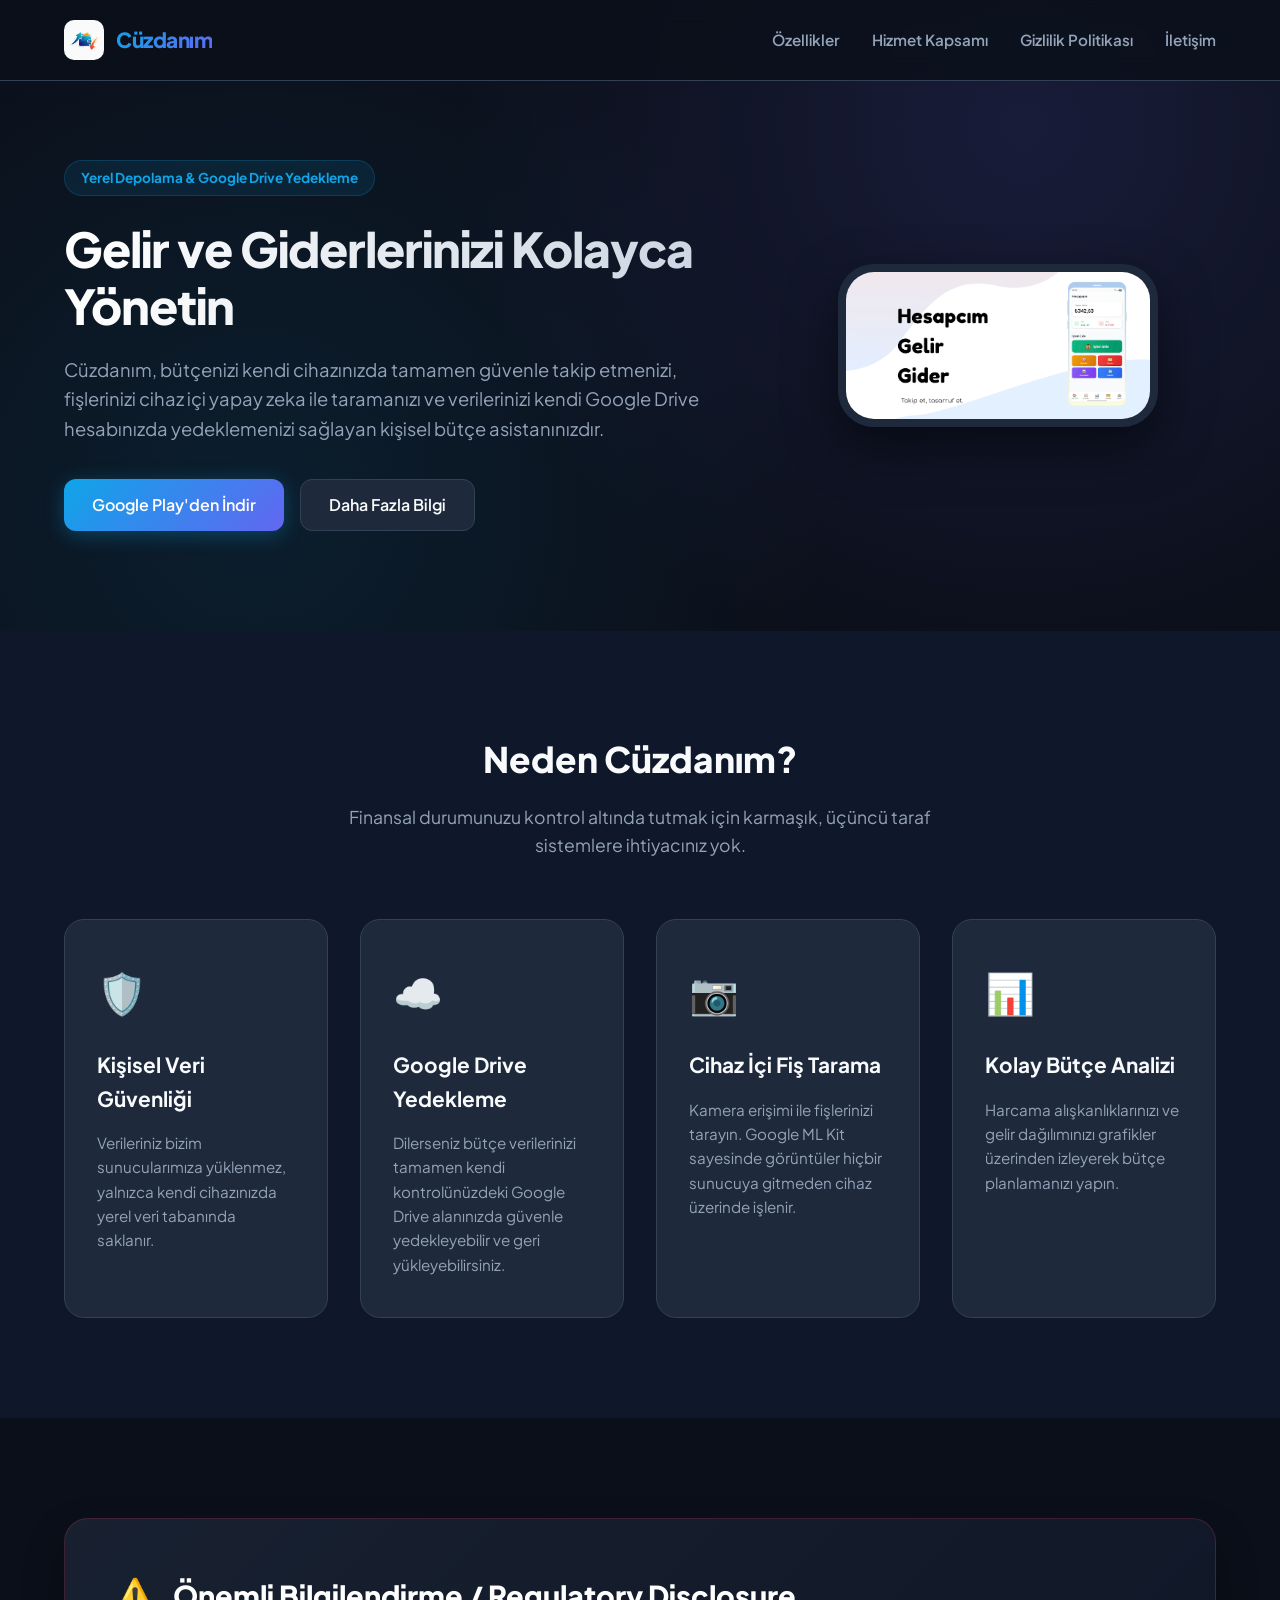
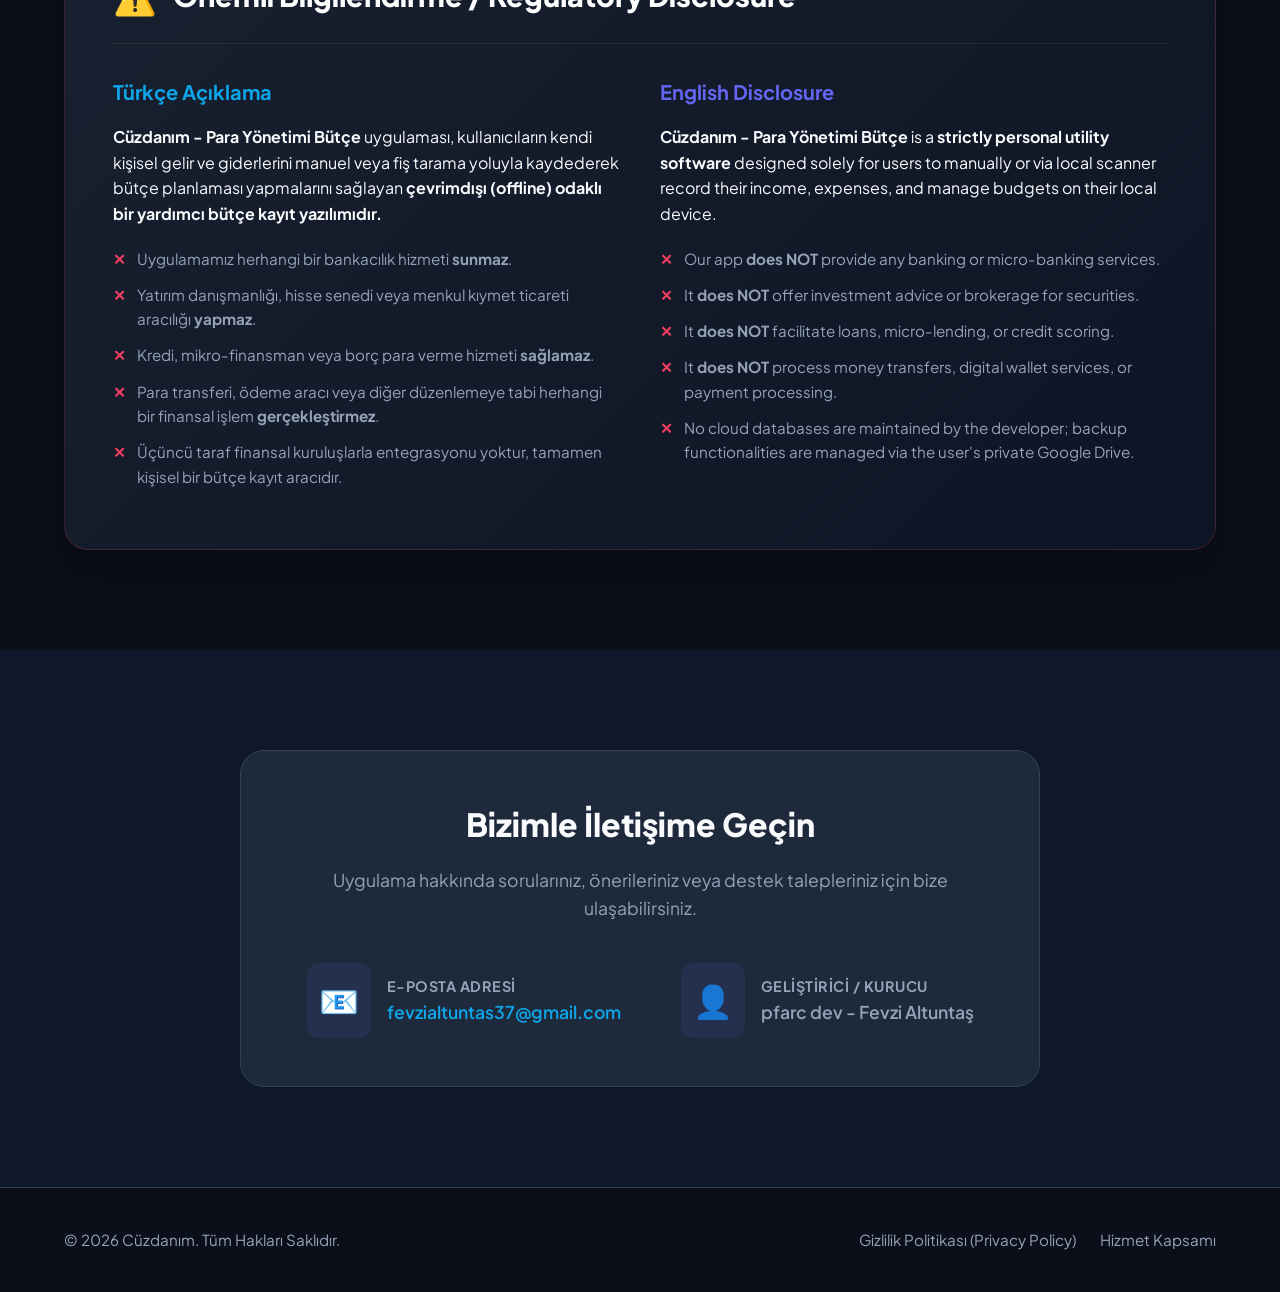
<file: index.html>
<!DOCTYPE html>
<html lang="tr">
<head>
    <meta charset="UTF-8">
    <meta name="viewport" content="width=device-width, initial-scale=1.0">
    <title>Cüzdanım - Para Yönetimi & Bütçe Takip Uygulaması</title>
    <meta name="description" content="Cüzdanım, kişisel bütçenizi kontrol altına almanız için tasarlanmış güvenli, yerel ve Google Drive yedekleme destekli gelir ve gider takip uygulamasıdır.">
    <link rel="stylesheet" href="style.css">
    <link rel="preconnect" href="https://fonts.googleapis.com">
    <link rel="preconnect" href="https://fonts.gstatic.com" crossorigin>
    <link href="https://fonts.googleapis.com/css2?family=Plus+Jakarta+Sans:wght@400;500;600;700;800&display=swap" rel="stylesheet">
</head>
<body>
    <header class="header">
        <div class="container nav-container">
            <div class="logo">
                <img src="logo.png" alt="Cüzdanım Logo" class="logo-img">
                <span class="logo-text">Cüzdanım</span>
            </div>
            <nav class="nav">
                <a href="#features">Özellikler</a>
                <a href="#about-disclosure">Hizmet Kapsamı</a>
                <a href="privacy.html">Gizlilik Politikası</a>
                <a href="#contact">İletişim</a>
            </nav>
        </div>
    </header>

    <main>
        <!-- Hero Section -->
        <section class="hero">
            <div class="container hero-container">
                <div class="hero-content">
                    <span class="badge">Yerel Depolama & Google Drive Yedekleme</span>
                    <h1>Gelir ve Giderlerinizi Kolayca Yönetin</h1>
                    <p class="hero-subtitle">Cüzdanım, bütçenizi kendi cihazınızda tamamen güvenle takip etmenizi, fişlerinizi cihaz içi yapay zeka ile taramanızı ve verilerinizi kendi Google Drive hesabınızda yedeklemenizi sağlayan kişisel bütçe asistanınızdır.</p>
                    <div class="hero-cta">
                        <a href="https://play.google.com/store/apps/details?id=com.pfarcdev.cuzdanim" class="btn btn-primary">Google Play'den İndir</a>
                        <a href="#about-disclosure" class="btn btn-secondary">Daha Fazla Bilgi</a>
                    </div>
                </div>
                <div class="hero-image-wrapper">
                    <img src="mockup.png" alt="Cüzdanım Mobil Uygulama Arayüzü" class="hero-img">
                </div>
            </div>
        </section>

        <!-- Features Section -->
        <section id="features" class="features">
            <div class="container">
                <div class="section-title">
                    <h2>Neden Cüzdanım?</h2>
                    <p>Finansal durumunuzu kontrol altında tutmak için karmaşık, üçüncü taraf sistemlere ihtiyacınız yok.</p>
                </div>
                <div class="features-grid">
                    <div class="feature-card">
                        <div class="feature-icon">🛡️</div>
                        <h3>Kişisel Veri Güvenliği</h3>
                        <p>Verileriniz bizim sunucularımıza yüklenmez, yalnızca kendi cihazınızda yerel veri tabanında saklanır.</p>
                    </div>
                    <div class="feature-card">
                        <div class="feature-icon">☁️</div>
                        <h3>Google Drive Yedekleme</h3>
                        <p>Dilerseniz bütçe verilerinizi tamamen kendi kontrolünüzdeki Google Drive alanınızda güvenle yedekleyebilir ve geri yükleyebilirsiniz.</p>
                    </div>
                    <div class="feature-card">
                        <div class="feature-icon">📷</div>
                        <h3>Cihaz İçi Fiş Tarama</h3>
                        <p>Kamera erişimi ile fişlerinizi tarayın. Google ML Kit sayesinde görüntüler hiçbir sunucuya gitmeden cihaz üzerinde işlenir.</p>
                    </div>
                    <div class="feature-card">
                        <div class="feature-icon">📊</div>
                        <h3>Kolay Bütçe Analizi</h3>
                        <p>Harcama alışkanlıklarınızı ve gelir dağılımınızı grafikler üzerinden izleyerek bütçe planlamanızı yapın.</p>
                    </div>
                </div>
            </div>
        </section>

        <!-- Regulatory & Service Disclosure (G2RS Requirements) -->
        <section id="about-disclosure" class="disclosure-section">
            <div class="container">
                <div class="disclosure-card">
                    <div class="disclosure-header">
                        <span class="warning-icon">⚠️</span>
                        <h2>Önemli Bilgilendirme / Regulatory Disclosure</h2>
                    </div>
                    <div class="disclosure-content-grid">
                        <div class="disclosure-lang">
                            <h3>Türkçe Açıklama</h3>
                            <p><strong>Cüzdanım - Para Yönetimi Bütçe</strong> uygulaması, kullanıcıların kendi kişisel gelir ve giderlerini manuel veya fiş tarama yoluyla kaydederek bütçe planlaması yapmalarını sağlayan <strong>çevrimdışı (offline) odaklı bir yardımcı bütçe kayıt yazılımıdır.</strong></p>
                            <ul>
                                <li>Uygulamamız herhangi bir bankacılık hizmeti <strong>sunmaz</strong>.</li>
                                <li>Yatırım danışmanlığı, hisse senedi veya menkul kıymet ticareti aracılığı <strong>yapmaz</strong>.</li>
                                <li>Kredi, mikro-finansman veya borç para verme hizmeti <strong>sağlamaz</strong>.</li>
                                <li>Para transferi, ödeme aracı veya diğer düzenlemeye tabi herhangi bir finansal işlem <strong>gerçekleştirmez</strong>.</li>
                                <li>Üçüncü taraf finansal kuruluşlarla entegrasyonu yoktur, tamamen kişisel bir bütçe kayıt aracıdır.</li>
                            </ul>
                        </div>
                        <div class="disclosure-lang en">
                            <h3>English Disclosure</h3>
                            <p><strong>Cüzdanım - Para Yönetimi Bütçe</strong> is a <strong>strictly personal utility software</strong> designed solely for users to manually or via local scanner record their income, expenses, and manage budgets on their local device.</p>
                            <ul>
                                <li>Our app <strong>does NOT</strong> provide any banking or micro-banking services.</li>
                                <li>It <strong>does NOT</strong> offer investment advice or brokerage for securities.</li>
                                <li>It <strong>does NOT</strong> facilitate loans, micro-lending, or credit scoring.</li>
                                <li>It <strong>does NOT</strong> process money transfers, digital wallet services, or payment processing.</li>
                                <li>No cloud databases are maintained by the developer; backup functionalities are managed via the user's private Google Drive.</li>
                            </ul>
                        </div>
                    </div>
                </div>
            </div>
        </section>

        <!-- Contact Section -->
        <section id="contact" class="contact">
            <div class="container">
                <div class="contact-card">
                    <h2>Bizimle İletişime Geçin</h2>
                    <p>Uygulama hakkında sorularınız, önerileriniz veya destek talepleriniz için bize ulaşabilirsiniz.</p>
                    <div class="contact-info">
                        <div class="contact-item">
                            <span class="contact-icon">📧</span>
                            <div>
                                <h4>E-posta Adresi</h4>
                                <p><a href="mailto:fevzialtuntas37@gmail.com">fevzialtuntas37@gmail.com</a></p>
                            </div>
                        </div>
                        <div class="contact-item">
                            <span class="contact-icon">👤</span>
                            <div>
                                <h4>Geliştirici / Kurucu</h4>
                                <p>pfarc dev - Fevzi Altuntaş</p>
                            </div>
                        </div>
                    </div>
                </div>
            </div>
        </section>
    </main>

    <footer class="footer">
        <div class="container footer-content">
            <p>&copy; 2026 Cüzdanım. Tüm Hakları Saklıdır.</p>
            <div class="footer-links">
                <a href="privacy.html">Gizlilik Politikası (Privacy Policy)</a>
                <a href="#about-disclosure">Hizmet Kapsamı</a>
            </div>
        </div>
    </footer>
</body>
</html>
</file>
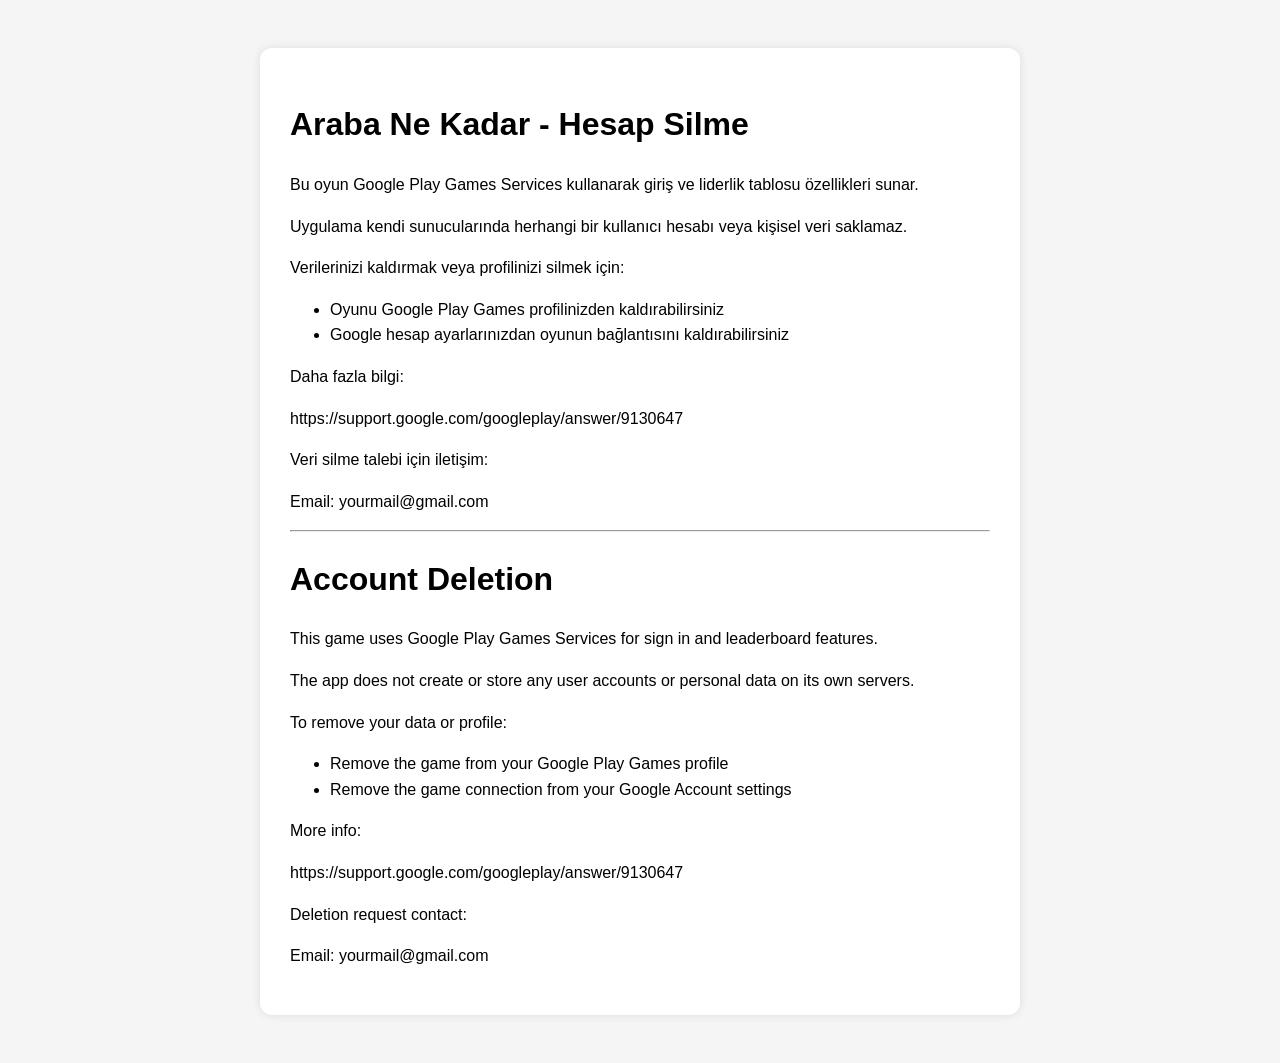
<file: cargamedel.html>
<!DOCTYPE html>

<html lang="tr">
<head>
<meta charset="UTF-8">
<title>Araba Ne Kadar - Hesap Silme</title>

<style>
body{
font-family: Arial, sans-serif;
background:#f5f5f5;
padding:40px;
line-height:1.6;
}

.container{
max-width:700px;
margin:auto;
background:white;
padding:30px;
border-radius:12px;
box-shadow:0 0 10px rgba(0,0,0,0.1);
}
</style>

</head>

<body>

<div class="container">

<h1>Araba Ne Kadar - Hesap Silme</h1>

<p>Bu oyun Google Play Games Services kullanarak giriş ve liderlik tablosu özellikleri sunar.</p>

<p>Uygulama kendi sunucularında herhangi bir kullanıcı hesabı veya kişisel veri saklamaz.</p>

<p>Verilerinizi kaldırmak veya profilinizi silmek için:</p>

<ul>
<li>Oyunu Google Play Games profilinizden kaldırabilirsiniz</li>
<li>Google hesap ayarlarınızdan oyunun bağlantısını kaldırabilirsiniz</li>
</ul>

<p>Daha fazla bilgi:</p>
<p>https://support.google.com/googleplay/answer/9130647</p>

<p>Veri silme talebi için iletişim:</p>
<p>Email: yourmail@gmail.com</p>

<hr>

<h1>Account Deletion</h1>

<p>This game uses Google Play Games Services for sign in and leaderboard features.</p>

<p>The app does not create or store any user accounts or personal data on its own servers.</p>

<p>To remove your data or profile:</p>

<ul>
<li>Remove the game from your Google Play Games profile</li>
<li>Remove the game connection from your Google Account settings</li>
</ul>

<p>More info:</p>
<p>https://support.google.com/googleplay/answer/9130647</p>

<p>Deletion request contact:</p>
<p>Email: yourmail@gmail.com</p>

</div>

</body>
</html>
</file>
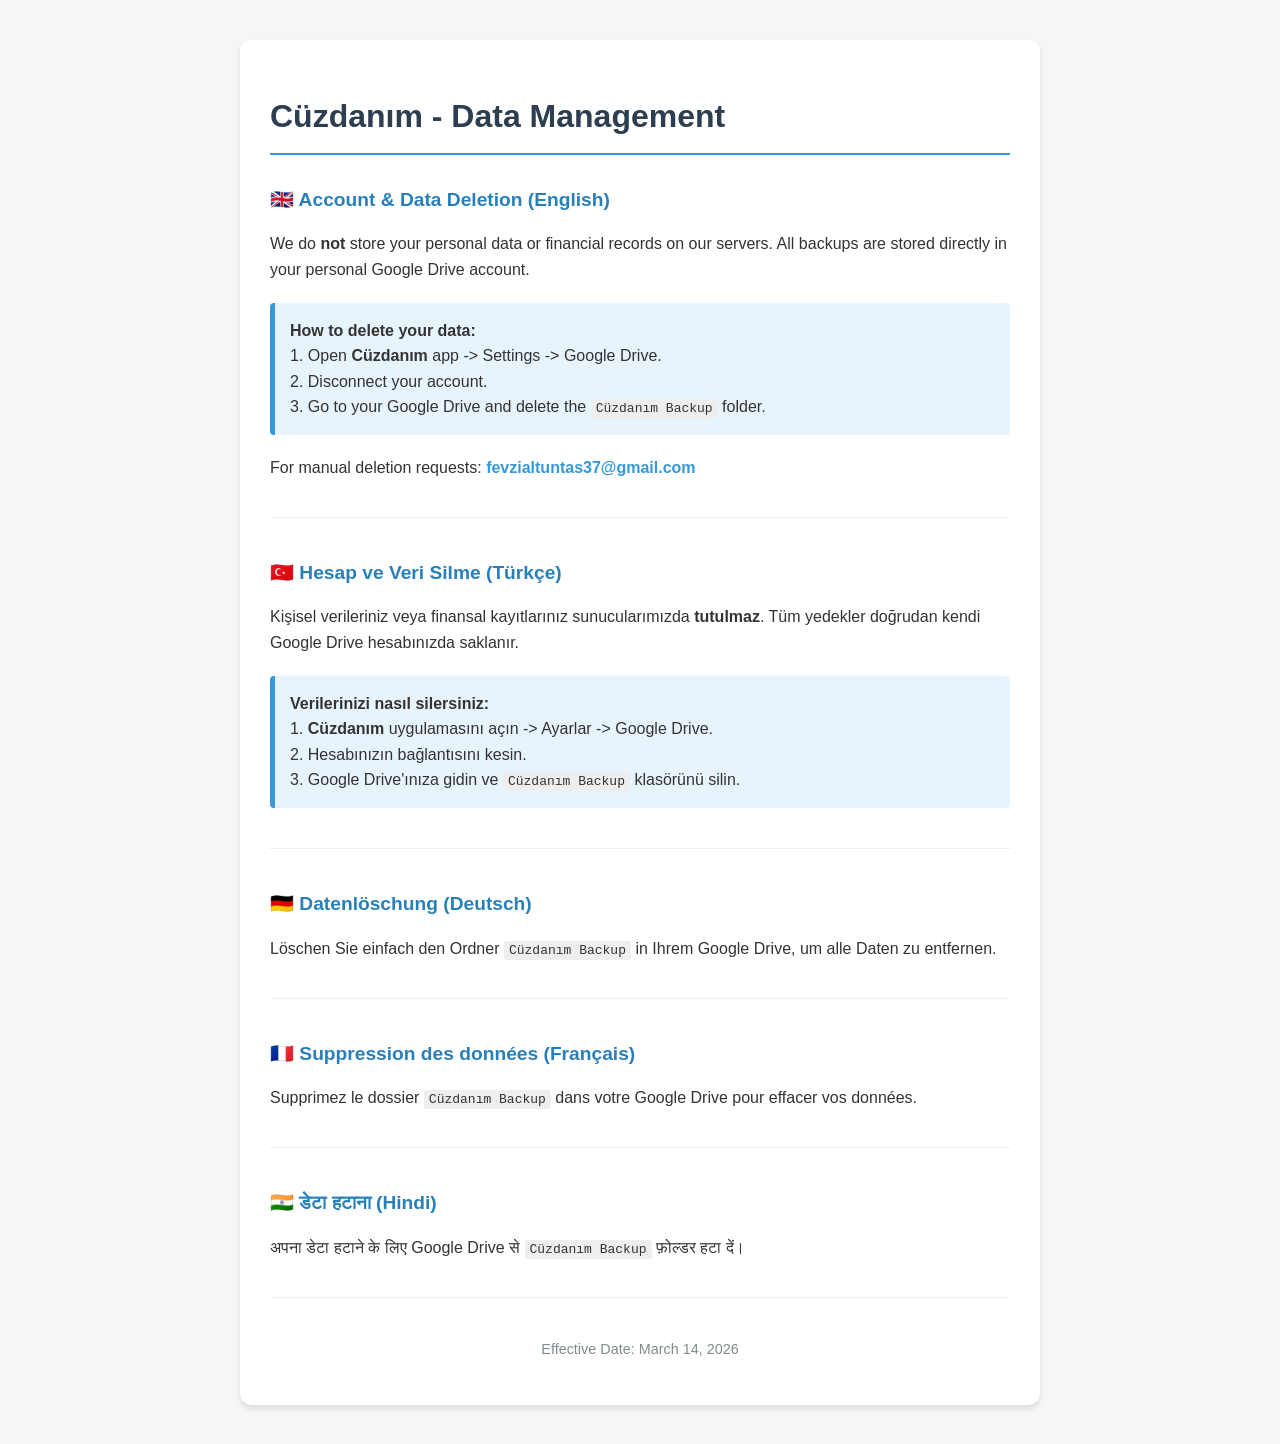
<file: cuzdanimdel.html>
<!DOCTYPE html>
<html lang="en">
<head>
    <meta charset="UTF-8">
    <meta name="viewport" content="width=device-width, initial-scale=1.0">
    <title>Data Deletion & Privacy - Cüzdanım</title>
    <style>
        body { font-family: 'Segoe UI', Arial, sans-serif; max-width: 800px; margin: 40px auto; padding: 0 20px; line-height: 1.6; color: #333; background-color: #f4f7f6; }
        .container { background: white; padding: 30px; border-radius: 12px; box-shadow: 0 4px 6px rgba(0,0,0,0.1); }
        h1 { color: #2c3e50; border-bottom: 2px solid #3498db; padding-bottom: 10px; }
        h2 { color: #2980b9; margin-top: 30px; font-size: 1.2em; }
        .lang-section { margin-bottom: 40px; padding-bottom: 20px; border-bottom: 1px inset #eee; }
        .note { background-color: #e8f4fd; border-left: 5px solid #3498db; padding: 15px; margin: 20px 0; border-radius: 4px; }
        a { color: #3498db; text-decoration: none; font-weight: bold; }
        code { background: #eee; padding: 2px 5px; border-radius: 3px; }
    </style>
</head>
<body>
    <div class="container">
        <h1>Cüzdanım - Data Management</h1>

        <div class="lang-section">
            <h2>🇬🇧 Account & Data Deletion (English)</h2>
            <p>We do <strong>not</strong> store your personal data or financial records on our servers. All backups are stored directly in your personal Google Drive account.</p>
            <div class="note">
                <strong>How to delete your data:</strong><br>
                1. Open <strong>Cüzdanım</strong> app -> Settings -> Google Drive.<br>
                2. Disconnect your account.<br>
                3. Go to your Google Drive and delete the <code>Cüzdanım Backup</code> folder.
            </div>
            <p>For manual deletion requests: <a href="mailto:fevzialtuntas37@gmail.com">fevzialtuntas37@gmail.com</a></p>
        </div>

        <div class="lang-section">
            <h2>🇹🇷 Hesap ve Veri Silme (Türkçe)</h2>
            <p>Kişisel verileriniz veya finansal kayıtlarınız sunucularımızda <strong>tutulmaz</strong>. Tüm yedekler doğrudan kendi Google Drive hesabınızda saklanır.</p>
            <div class="note">
                <strong>Verilerinizi nasıl silersiniz:</strong><br>
                1. <strong>Cüzdanım</strong> uygulamasını açın -> Ayarlar -> Google Drive.<br>
                2. Hesabınızın bağlantısını kesin.<br>
                3. Google Drive'ınıza gidin ve <code>Cüzdanım Backup</code> klasörünü silin.
            </div>
        </div>

        <div class="lang-section">
            <h2>🇩🇪 Datenlöschung (Deutsch)</h2>
            <p>Löschen Sie einfach den Ordner <code>Cüzdanım Backup</code> in Ihrem Google Drive, um alle Daten zu entfernen.</p>
        </div>

        <div class="lang-section">
            <h2>🇫🇷 Suppression des données (Français)</h2>
            <p>Supprimez le dossier <code>Cüzdanım Backup</code> dans votre Google Drive pour effacer vos données.</p>
        </div>

        <div class="lang-section">
            <h2>🇮🇳 डेटा हटाना (Hindi)</h2>
            <p>अपना डेटा हटाने के लिए Google Drive से <code>Cüzdanım Backup</code> फ़ोल्डर हटा दें।</p>
        </div>

        <p style="font-size: 0.9em; color: #7f8c8d; text-align: center;">Effective Date: March 14, 2026</p>
    </div>
</body>
</html>
</file>
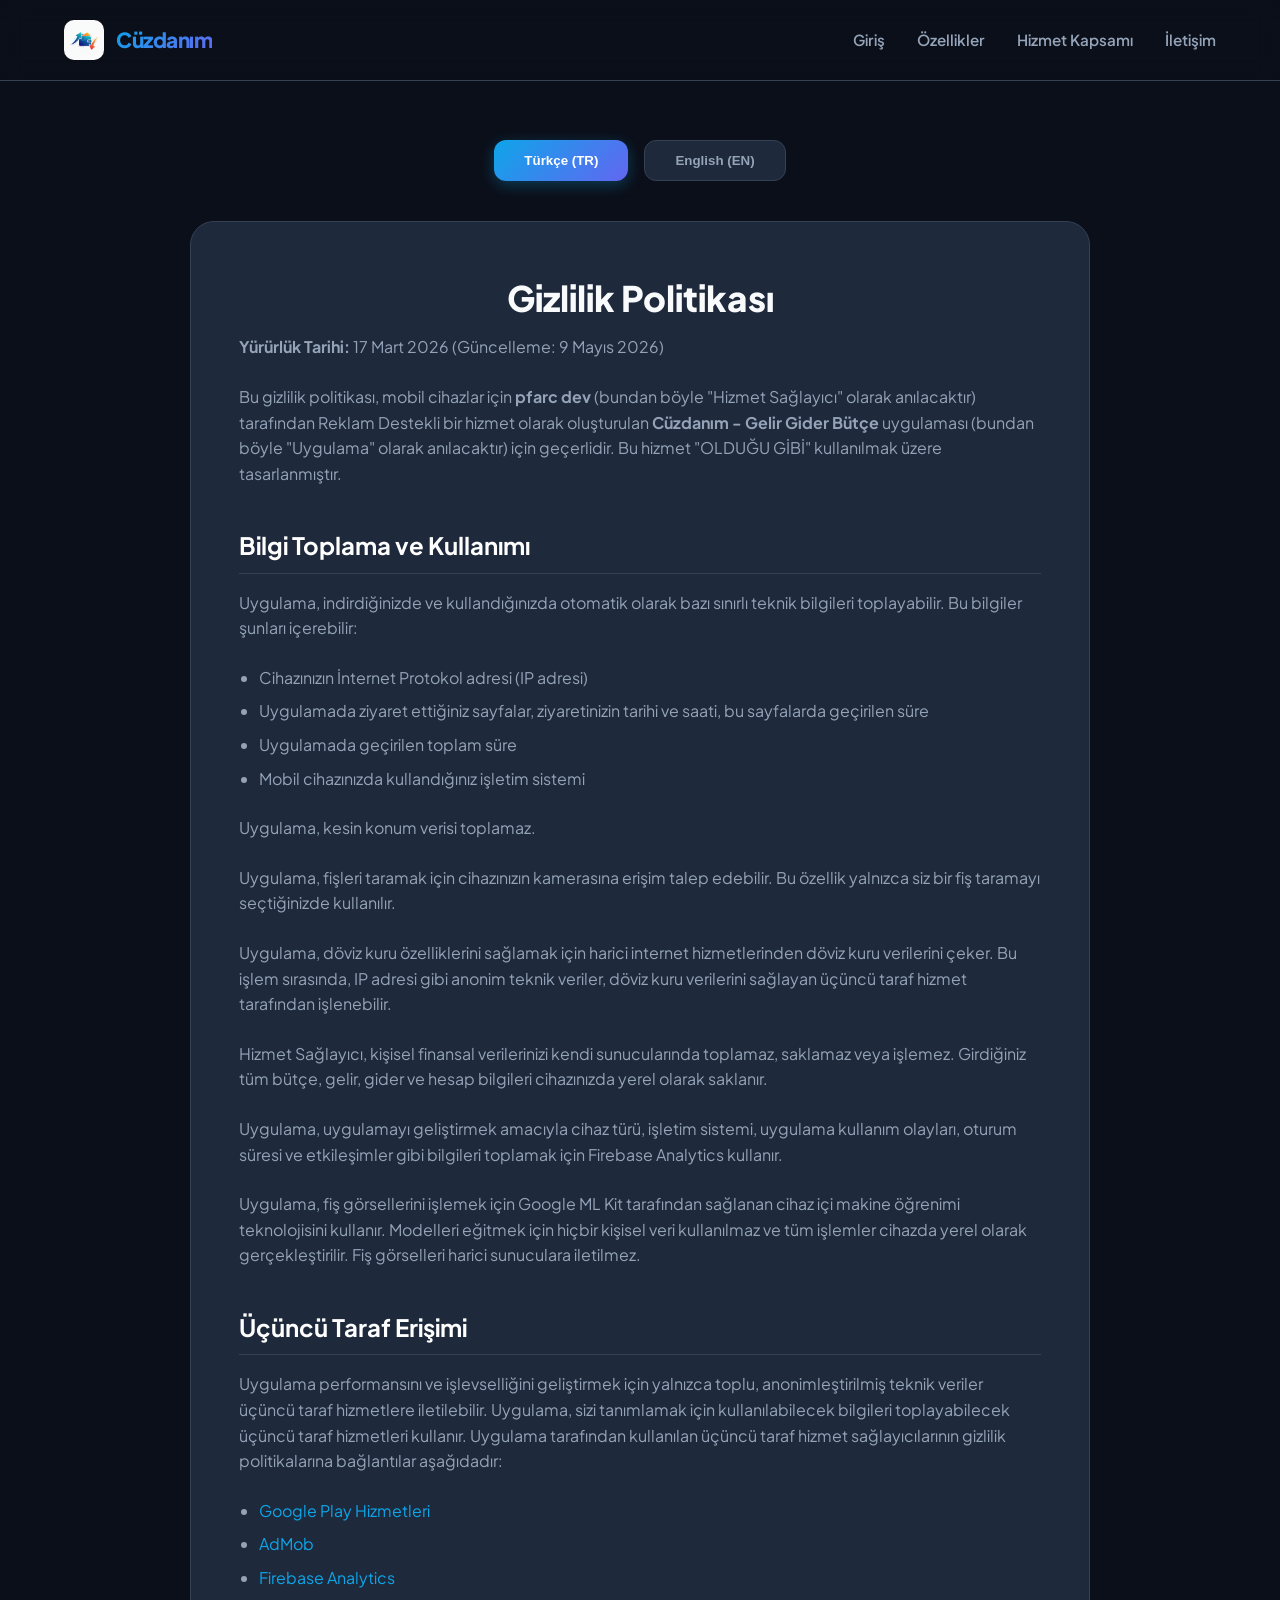
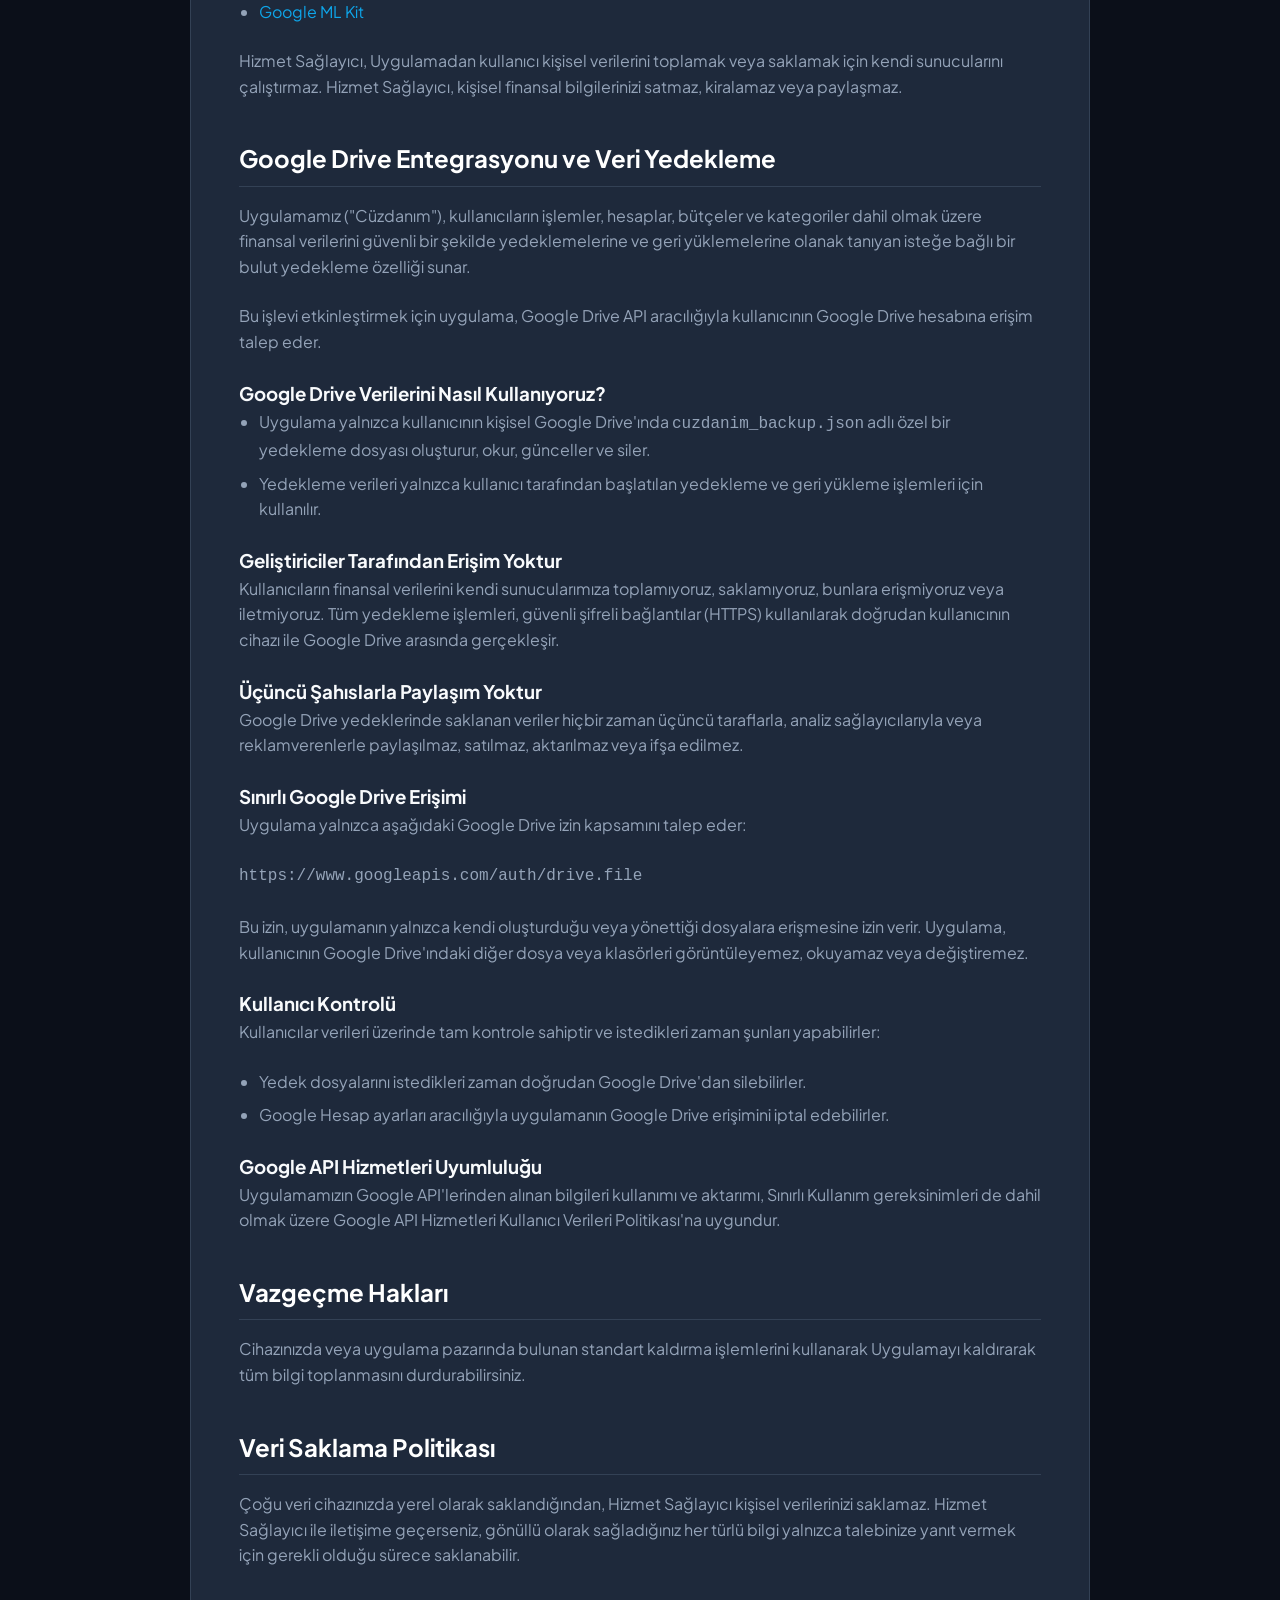
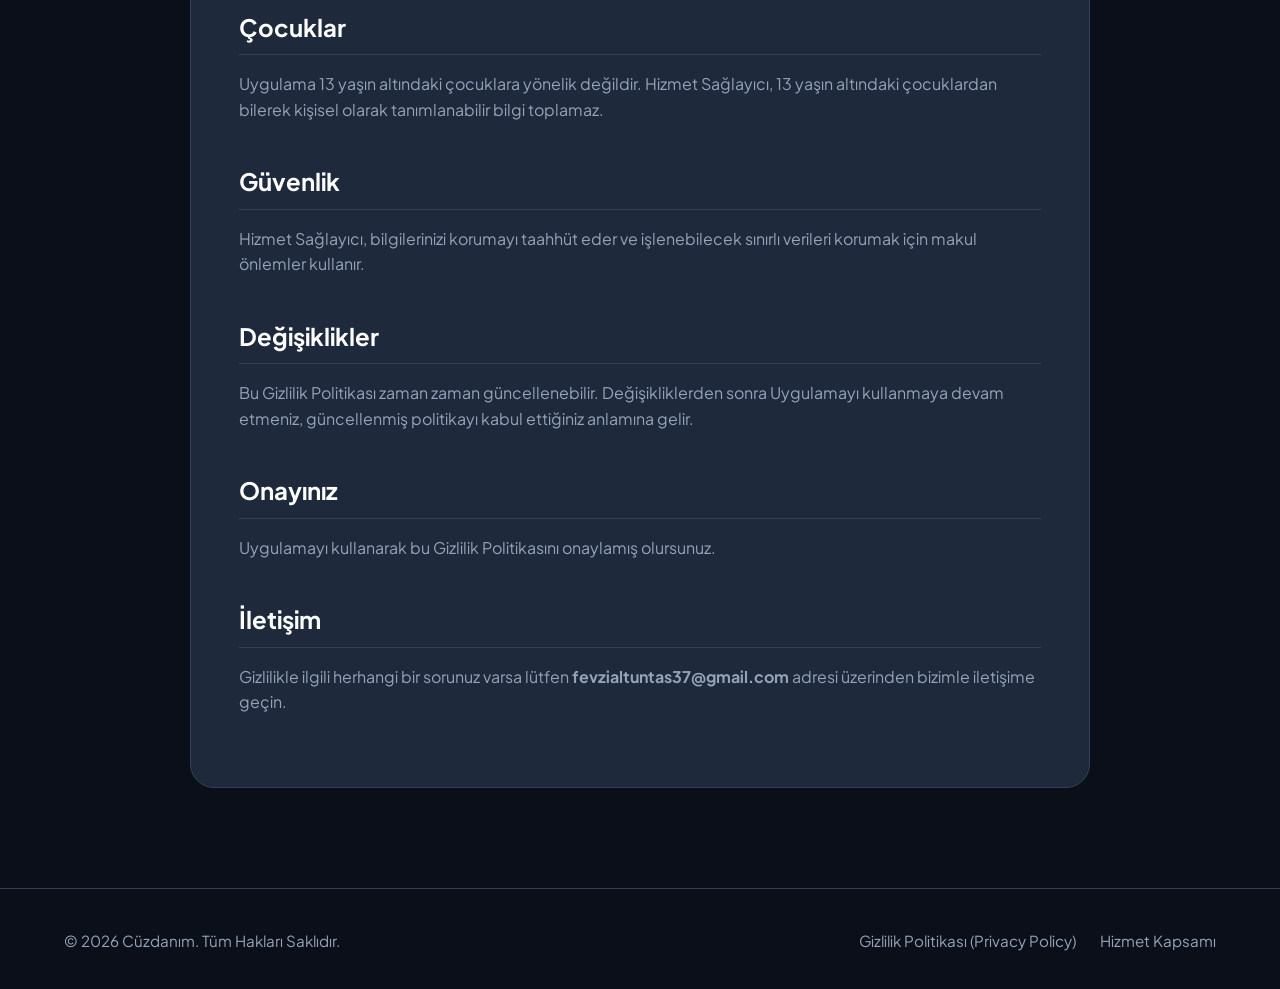
<file: privacy.html>
<!DOCTYPE html>
<html lang="tr">
<head>
    <meta charset="UTF-8">
    <meta name="viewport" content="width=device-width, initial-scale=1.0">
    <title>Gizlilik Politikası (Privacy Policy) - Cüzdanım</title>
    <link rel="stylesheet" href="style.css">
    <link rel="preconnect" href="https://fonts.googleapis.com">
    <link rel="preconnect" href="https://fonts.gstatic.com" crossorigin>
    <link href="https://fonts.googleapis.com/css2?family=Plus+Jakarta+Sans:wght@400;500;600;700;800&display=swap" rel="stylesheet">
</head>
<body>
    <header class="header">
        <div class="container nav-container">
            <div class="logo">
                <img src="logo.png" alt="Cüzdanım Logo" class="logo-img">
                <span class="logo-text">Cüzdanım</span>
            </div>
            <nav class="nav">
                <a href="index.html">Giriş</a>
                <a href="index.html#features">Özellikler</a>
                <a href="index.html#about-disclosure">Hizmet Kapsamı</a>
                <a href="index.html#contact">İletişim</a>
            </nav>
        </div>
    </header>

    <main class="privacy-main">
        <div class="container">
            <div class="tabs-container">
                <button class="tab-btn active" onclick="switchTab('tr')">Türkçe (TR)</button>
                <button class="tab-btn" onclick="switchTab('en')">English (EN)</button>
            </div>

            <!-- Turkish Privacy Policy -->
            <article id="policy-tr" class="policy-content active">
                <h1>Gizlilik Politikası</h1>
                <p><strong>Yürürlük Tarihi:</strong> 17 Mart 2026 (Güncelleme: 9 Mayıs 2026)</p>
                <p>Bu gizlilik politikası, mobil cihazlar için <strong>pfarc dev</strong> (bundan böyle "Hizmet Sağlayıcı" olarak anılacaktır) tarafından Reklam Destekli bir hizmet olarak oluşturulan <strong>Cüzdanım - Gelir Gider Bütçe</strong> uygulaması (bundan böyle "Uygulama" olarak anılacaktır) için geçerlidir. Bu hizmet "OLDUĞU GİBİ" kullanılmak üzere tasarlanmıştır.</p>

                <h2>Bilgi Toplama ve Kullanımı</h2>
                <p>Uygulama, indirdiğinizde ve kullandığınızda otomatik olarak bazı sınırlı teknik bilgileri toplayabilir. Bu bilgiler şunları içerebilir:</p>
                <ul>
                    <li>Cihazınızın İnternet Protokol adresi (IP adresi)</li>
                    <li>Uygulamada ziyaret ettiğiniz sayfalar, ziyaretinizin tarihi ve saati, bu sayfalarda geçirilen süre</li>
                    <li>Uygulamada geçirilen toplam süre</li>
                    <li>Mobil cihazınızda kullandığınız işletim sistemi</li>
                </ul>
                <p>Uygulama, kesin konum verisi toplamaz.</p>
                <p>Uygulama, fişleri taramak için cihazınızın kamerasına erişim talep edebilir. Bu özellik yalnızca siz bir fiş taramayı seçtiğinizde kullanılır.</p>
                <p>Uygulama, döviz kuru özelliklerini sağlamak için harici internet hizmetlerinden döviz kuru verilerini çeker. Bu işlem sırasında, IP adresi gibi anonim teknik veriler, döviz kuru verilerini sağlayan üçüncü taraf hizmet tarafından işlenebilir.</p>
                <p>Hizmet Sağlayıcı, kişisel finansal verilerinizi kendi sunucularında toplamaz, saklamaz veya işlemez. Girdiğiniz tüm bütçe, gelir, gider ve hesap bilgileri cihazınızda yerel olarak saklanır.</p>
                <p>Uygulama, uygulamayı geliştirmek amacıyla cihaz türü, işletim sistemi, uygulama kullanım olayları, oturum süresi ve etkileşimler gibi bilgileri toplamak için Firebase Analytics kullanır.</p>
                <p>Uygulama, fiş görsellerini işlemek için Google ML Kit tarafından sağlanan cihaz içi makine öğrenimi teknolojisini kullanır. Modelleri eğitmek için hiçbir kişisel veri kullanılmaz ve tüm işlemler cihazda yerel olarak gerçekleştirilir. Fiş görselleri harici sunuculara iletilmez.</p>

                <h2>Üçüncü Taraf Erişimi</h2>
                <p>Uygulama performansını ve işlevselliğini geliştirmek için yalnızca toplu, anonimleştirilmiş teknik veriler üçüncü taraf hizmetlere iletilebilir. Uygulama, sizi tanımlamak için kullanılabilecek bilgileri toplayabilecek üçüncü taraf hizmetleri kullanır. Uygulama tarafından kullanılan üçüncü taraf hizmet sağlayıcılarının gizlilik politikalarına bağlantılar aşağıdadır:</p>
                <ul>
                    <li><a href="https://play.google.com/about/play-terms/" target="_blank" rel="noopener">Google Play Hizmetleri</a></li>
                    <li><a href="https://support.google.com/admob/answer/6128543" target="_blank" rel="noopener">AdMob</a></li>
                    <li><a href="https://firebase.google.com/support/privacy" target="_blank" rel="noopener">Firebase Analytics</a></li>
                    <li><a href="https://developers.google.com/ml-kit/terms" target="_blank" rel="noopener">Google ML Kit</a></li>
                </ul>
                <p>Hizmet Sağlayıcı, Uygulamadan kullanıcı kişisel verilerini toplamak veya saklamak için kendi sunucularını çalıştırmaz. Hizmet Sağlayıcı, kişisel finansal bilgilerinizi satmaz, kiralamaz veya paylaşmaz.</p>

                <h2>Google Drive Entegrasyonu ve Veri Yedekleme</h2>
                <p>Uygulamamız ("Cüzdanım"), kullanıcıların işlemler, hesaplar, bütçeler ve kategoriler dahil olmak üzere finansal verilerini güvenli bir şekilde yedeklemelerine ve geri yüklemelerine olanak tanıyan isteğe bağlı bir bulut yedekleme özelliği sunar.</p>
                <p>Bu işlevi etkinleştirmek için uygulama, Google Drive API aracılığıyla kullanıcının Google Drive hesabına erişim talep eder.</p>
                
                <h3>Google Drive Verilerini Nasıl Kullanıyoruz?</h3>
                <ul>
                    <li>Uygulama yalnızca kullanıcının kişisel Google Drive'ında <code>cuzdanim_backup.json</code> adlı özel bir yedekleme dosyası oluşturur, okur, günceller ve siler.</li>
                    <li>Yedekleme verileri yalnızca kullanıcı tarafından başlatılan yedekleme ve geri yükleme işlemleri için kullanılır.</li>
                </ul>

                <h3>Geliştiriciler Tarafından Erişim Yoktur</h3>
                <p>Kullanıcıların finansal verilerini kendi sunucularımıza toplamıyoruz, saklamıyoruz, bunlara erişmiyoruz veya iletmiyoruz. Tüm yedekleme işlemleri, güvenli şifreli bağlantılar (HTTPS) kullanılarak doğrudan kullanıcının cihazı ile Google Drive arasında gerçekleşir.</p>

                <h3>Üçüncü Şahıslarla Paylaşım Yoktur</h3>
                <p>Google Drive yedeklerinde saklanan veriler hiçbir zaman üçüncü taraflarla, analiz sağlayıcılarıyla veya reklamverenlerle paylaşılmaz, satılmaz, aktarılmaz veya ifşa edilmez.</p>

                <h3>Sınırlı Google Drive Erişimi</h3>
                <p>Uygulama yalnızca aşağıdaki Google Drive izin kapsamını talep eder:</p>
                <p><code>https://www.googleapis.com/auth/drive.file</code></p>
                <p>Bu izin, uygulamanın yalnızca kendi oluşturduğu veya yönettiği dosyalara erişmesine izin verir. Uygulama, kullanıcının Google Drive'ındaki diğer dosya veya klasörleri görüntüleyemez, okuyamaz veya değiştiremez.</p>

                <h3>Kullanıcı Kontrolü</h3>
                <p>Kullanıcılar verileri üzerinde tam kontrole sahiptir ve istedikleri zaman şunları yapabilirler:</p>
                <ul>
                    <li>Yedek dosyalarını istedikleri zaman doğrudan Google Drive'dan silebilirler.</li>
                    <li>Google Hesap ayarları aracılığıyla uygulamanın Google Drive erişimini iptal edebilirler.</li>
                </ul>

                <h3>Google API Hizmetleri Uyumluluğu</h3>
                <p>Uygulamamızın Google API'lerinden alınan bilgileri kullanımı ve aktarımı, Sınırlı Kullanım gereksinimleri de dahil olmak üzere Google API Hizmetleri Kullanıcı Verileri Politikası'na uygundur.</p>

                <h2>Vazgeçme Hakları</h2>
                <p>Cihazınızda veya uygulama pazarında bulunan standart kaldırma işlemlerini kullanarak Uygulamayı kaldırarak tüm bilgi toplanmasını durdurabilirsiniz.</p>

                <h2>Veri Saklama Politikası</h2>
                <p>Çoğu veri cihazınızda yerel olarak saklandığından, Hizmet Sağlayıcı kişisel verilerinizi saklamaz. Hizmet Sağlayıcı ile iletişime geçerseniz, gönüllü olarak sağladığınız her türlü bilgi yalnızca talebinize yanıt vermek için gerekli olduğu sürece saklanabilir.</p>

                <h2>Çocuklar</h2>
                <p>Uygulama 13 yaşın altındaki çocuklara yönelik değildir. Hizmet Sağlayıcı, 13 yaşın altındaki çocuklardan bilerek kişisel olarak tanımlanabilir bilgi toplamaz.</p>

                <h2>Güvenlik</h2>
                <p>Hizmet Sağlayıcı, bilgilerinizi korumayı taahhüt eder ve işlenebilecek sınırlı verileri korumak için makul önlemler kullanır.</p>

                <h2>Değişiklikler</h2>
                <p>Bu Gizlilik Politikası zaman zaman güncellenebilir. Değişikliklerden sonra Uygulamayı kullanmaya devam etmeniz, güncellenmiş politikayı kabul ettiğiniz anlamına gelir.</p>

                <h2>Onayınız</h2>
                <p>Uygulamayı kullanarak bu Gizlilik Politikasını onaylamış olursunuz.</p>

                <h2>İletişim</h2>
                <p>Gizlilikle ilgili herhangi bir sorunuz varsa lütfen <strong>fevzialtuntas37@gmail.com</strong> adresi üzerinden bizimle iletişime geçin.</p>
            </article>

            <!-- English Privacy Policy -->
            <article id="policy-en" class="policy-content">
                <h1>Privacy Policy</h1>
                <p><strong>Effective Date:</strong> March 17, 2026 (Updated: May 9, 2026)</p>
                <p>This privacy policy applies to the <strong>Cüzdanım - Gelir Gider Bütçe</strong> app (hereby referred to as "Application") for mobile devices that was created by <strong>pfarc dev</strong> (hereby referred to as "Service Provider") as an Ad Supported service. This service is intended for use AS IS.</p>

                <h2>Information Collection and Use</h2>
                <p>The Application may collect limited technical information automatically when you download and use it. This information may include:</p>
                <ul>
                    <li>Your device Internet Protocol address (IP address)</li>
                    <li>The pages of the Application that you visit, the time and date of your visit, and the time spent on those pages</li>
                    <li>The time spent on the Application</li>
                    <li>The operating system you use on your mobile device</li>
                </ul>
                <p>The Application does not collect precise location data.</p>
                <p>The Application may request access to your device camera to scan receipts. This feature is only used when you choose to scan a receipt.</p>
                <p>The Application retrieves exchange rate data from external internet services to provide currency features. During this process, anonymous technical data such as IP address may be processed by the third party service providing exchange rate data.</p>
                <p>The Service Provider does not collect, store, or process your personal financial data on their own servers. All budget, income, expense, and account information you enter is stored locally on your device.</p>
                <p>The Application uses Firebase Analytics to collect information such as device type, operating system, app usage events, session duration, and interactions to improve the Application.</p>
                <p>The Application uses on-device machine learning technology provided by Google ML Kit to process receipt images. No personal data is used to train models, and all processing is performed locally on the device. Receipt images are not transmitted to external servers.</p>

                <h2>Third Party Access</h2>
                <p>Only aggregated anonymized technical data may be transmitted to third party services to improve Application performance and functionality. The Application uses third party services that may collect information used to identify you. Links to privacy policies of third party service providers used by the Application:</p>
                <ul>
                    <li><a href="https://play.google.com/about/play-terms/" target="_blank" rel="noopener">Google Play Services</a></li>
                    <li><a href="https://support.google.com/admob/answer/6128543" target="_blank" rel="noopener">AdMob</a></li>
                    <li><a href="https://firebase.google.com/support/privacy" target="_blank" rel="noopener">Firebase Analytics</a></li>
                    <li><a href="https://developers.google.com/ml-kit/terms" target="_blank" rel="noopener">Google ML Kit</a></li>
                </ul>
                <p>The Service Provider does not operate their own servers for collecting or storing user personal data from the Application. The Service Provider does not sell, rent, or share your personal financial information.</p>

                <h2>Google Drive Integration and Data Backup</h2>
                <p>Our application (“Cüzdanım”) provides an optional cloud backup feature that allows users to securely back up and restore their financial data, including transactions, accounts, budgets, and categories.</p>
                <p>To enable this functionality, the application requests access to the user’s Google Drive account through the Google Drive API.</p>

                <h3>How We Use Google Drive Data</h3>
                <ul>
                    <li>The application only creates, reads, updates, and deletes a dedicated backup file named <code>cuzdanim_backup.json</code> within the user’s personal Google Drive.</li>
                    <li>Backup data is used solely for backup and restore operations initiated by the user.</li>
                </ul>

                <h3>No Access by Developers</h3>
                <p>We do not collect, store, access, or transmit users’ financial data to our own servers. All backup operations occur directly between the user’s device and Google Drive using secure encrypted connections (HTTPS).</p>

                <h3>No Third-Party Sharing</h3>
                <p>Data stored in Google Drive backups is never shared, sold, transferred, or disclosed to third parties, analytics providers, or advertisers.</p>

                <h3>Limited Google Drive Access</h3>
                <p>The application only requests the following Google Drive permission scope:</p>
                <p><code>https://www.googleapis.com/auth/drive.file</code></p>
                <p>This permission allows the app to access only the files it creates or manages. The application cannot view, read, or modify other files or folders in the user’s Google Drive.</p>

                <h3>User Control</h3>
                <p>Users maintain full control over their data and may:</p>
                <ul>
                    <li>Delete backup files directly from Google Drive at any time.</li>
                    <li>Revoke the application’s Google Drive access through their Google Account settings.</li>
                </ul>

                <h3>Google API Services Compliance</h3>
                <p>Our application’s use and transfer of information received from Google APIs complies with the Google API Services User Data Policy, including the Limited Use requirements.</p>

                <h2>Opt Out Rights</h2>
                <p>You can stop all collection of information by uninstalling the Application using standard uninstall processes available on your device or via the application marketplace.</p>

                <h2>Data Retention Policy</h2>
                <p>Since most data is stored locally on your device, the Service Provider does not retain your personal data. If you contact the Service Provider, any information you provide voluntarily may be retained only as long as necessary to respond to your request.</p>

                <h2>Children</h2>
                <p>The Application is not intended for children under the age of 13. The Service Provider does not knowingly collect personally identifiable information from children under 13.</p>

                <h2>Security</h2>
                <p>The Service Provider is committed to protecting your information and uses reasonable safeguards to protect any limited data that may be processed.</p>

                <h2>Changes</h2>
                <p>This Privacy Policy may be updated from time to time. Continued use of the Application after changes means you accept the updated policy.</p>

                <h2>Your Consent</h2>
                <p>By using the Application you consent to this Privacy Policy.</p>

                <h2>Contact Us</h2>
                <p>If you have any questions regarding privacy, please contact: <br><strong>fevzialtuntas37@gmail.com</strong></p>
            </article>
        </div>
    </main>

    <footer class="footer">
        <div class="container footer-content">
            <p>&copy; 2026 Cüzdanım. Tüm Hakları Saklıdır.</p>
            <div class="footer-links">
                <a href="privacy.html">Gizlilik Politikası (Privacy Policy)</a>
                <a href="index.html#about-disclosure">Hizmet Kapsamı</a>
            </div>
        </div>
    </footer>

    <script>
        function switchTab(lang) {
            document.querySelectorAll('.tab-btn').forEach(btn => btn.classList.remove('active'));
            document.querySelectorAll('.policy-content').forEach(content => content.classList.remove('active'));
            
            if (lang === 'tr') {
                document.querySelector('.tab-btn:nth-child(1)').classList.add('active');
                document.getElementById('policy-tr').classList.add('active');
            } else {
                document.querySelector('.tab-btn:nth-child(2)').classList.add('active');
                document.getElementById('policy-en').classList.add('active');
            }
        }
    </script>
</body>
</html>
</file>
<file: style.css>
/* CSS Reset and Variables */
:root {
    --primary: #0ea5e9;
    --primary-hover: #0284c7;
    --secondary: #6366f1;
    --dark-bg: #0b0f19;
    --card-bg: #1e293b;
    --text-main: #f8fafc;
    --text-muted: #94a3b8;
    --accent: #f43f5e;
    --success: #10b981;
    --border-color: #334155;
    --font-family: 'Plus Jakarta Sans', sans-serif;
}

* {
    margin: 0;
    padding: 0;
    box-sizing: border-box;
}

html {
    scroll-behavior: smooth;
    font-size: 16px;
}

body {
    background-color: var(--dark-bg);
    color: var(--text-main);
    font-family: var(--font-family);
    line-height: 1.6;
    overflow-x: hidden;
}

/* Common Layout Components */
.container {
    width: 100%;
    max-width: 1200px;
    margin: 0 auto;
    padding: 0 24px;
}

/* Header & Nav */
.header {
    background: rgba(11, 15, 25, 0.8);
    backdrop-filter: blur(12px);
    -webkit-backdrop-filter: blur(12px);
    border-bottom: 1px solid var(--border-color);
    position: fixed;
    top: 0;
    left: 0;
    right: 0;
    z-index: 100;
}

.nav-container {
    display: flex;
    justify-content: space-between;
    align-items: center;
    height: 80px;
}

.logo {
    display: flex;
    align-items: center;
    gap: 12px;
}

.logo-img {
    width: 40px;
    height: 40px;
    border-radius: 10px;
    object-fit: cover;
}

.logo-text {
    font-size: 1.3rem;
    font-weight: 800;
    letter-spacing: -0.5px;
    background: linear-gradient(135deg, var(--primary), var(--secondary));
    -webkit-background-clip: text;
    -webkit-text-fill-color: transparent;
}

.nav {
    display: flex;
    gap: 32px;
}

.nav a {
    color: var(--text-muted);
    text-decoration: none;
    font-weight: 600;
    font-size: 0.95rem;
    transition: color 0.3s ease;
}

.nav a:hover {
    color: var(--primary);
}

/* Buttons */
.btn {
    display: inline-flex;
    align-items: center;
    justify-content: center;
    padding: 12px 28px;
    border-radius: 12px;
    font-weight: 600;
    text-decoration: none;
    transition: all 0.3s ease;
    cursor: pointer;
}

.btn-primary {
    background: linear-gradient(135deg, var(--primary), var(--secondary));
    color: #fff;
    box-shadow: 0 4px 20px rgba(14, 165, 233, 0.3);
}

.btn-primary:hover {
    transform: translateY(-2px);
    box-shadow: 0 6px 24px rgba(14, 165, 233, 0.4);
}

.btn-secondary {
    background: var(--card-bg);
    color: var(--text-main);
    border: 1px solid var(--border-color);
}

.btn-secondary:hover {
    background: #273549;
    transform: translateY(-2px);
}

/* Hero Section */
.hero {
    padding-top: 160px;
    padding-bottom: 100px;
    position: relative;
    background: radial-gradient(circle at 80% 20%, rgba(99, 102, 241, 0.15), transparent 50%),
                radial-gradient(circle at 20% 80%, rgba(14, 165, 233, 0.1), transparent 50%);
}

.hero-container {
    display: grid;
    grid-template-columns: 1.2fr 0.8fr;
    gap: 60px;
    align-items: center;
}

.hero-content {
    display: flex;
    flex-direction: column;
    align-items: flex-start;
}

.badge {
    background: rgba(14, 165, 233, 0.1);
    color: var(--primary);
    padding: 6px 16px;
    border-radius: 100px;
    font-size: 0.85rem;
    font-weight: 700;
    margin-bottom: 24px;
    border: 1px solid rgba(14, 165, 233, 0.2);
}

.hero-content h1 {
    font-size: 3rem;
    line-height: 1.2;
    font-weight: 800;
    letter-spacing: -1px;
    margin-bottom: 20px;
    background: linear-gradient(to right, #fff, #cbd5e1);
    -webkit-background-clip: text;
    -webkit-text-fill-color: transparent;
}

.hero-subtitle {
    font-size: 1.15rem;
    color: var(--text-muted);
    margin-bottom: 36px;
}

.hero-cta {
    display: flex;
    gap: 16px;
}

.hero-image-wrapper {
    display: flex;
    justify-content: center;
    position: relative;
}

.hero-img {
    width: 100%;
    max-width: 320px;
    border-radius: 36px;
    box-shadow: 0 20px 50px rgba(0, 0, 0, 0.5);
    border: 8px solid var(--card-bg);
}

/* Features Section */
.features {
    padding: 100px 0;
    background: #0f172a;
}

.section-title {
    text-align: center;
    max-width: 600px;
    margin: 0 auto 60px;
}

.section-title h2 {
    font-size: 2.2rem;
    font-weight: 800;
    margin-bottom: 16px;
}

.section-title p {
    color: var(--text-muted);
    font-size: 1.1rem;
}

.features-grid {
    display: grid;
    grid-template-columns: repeat(auto-fit, minmax(250px, 1fr));
    gap: 32px;
}

.feature-card {
    background-color: var(--card-bg);
    border: 1px solid var(--border-color);
    padding: 40px 32px;
    border-radius: 20px;
    transition: all 0.3s ease;
}

.feature-card:hover {
    transform: translateY(-5px);
    border-color: var(--primary);
    box-shadow: 0 10px 30px rgba(14, 165, 233, 0.1);
}

.feature-icon {
    font-size: 2.5rem;
    margin-bottom: 24px;
}

.feature-card h3 {
    font-size: 1.3rem;
    font-weight: 700;
    margin-bottom: 16px;
}

.feature-card p {
    color: var(--text-muted);
    font-size: 0.95rem;
}

/* Disclosure Section (G2RS Requirements) */
.disclosure-section {
    padding: 100px 0;
    background: var(--dark-bg);
}

.disclosure-card {
    background: linear-gradient(135deg, rgba(30, 41, 59, 0.7), rgba(15, 23, 42, 0.7));
    border: 1px solid rgba(244, 63, 94, 0.2);
    border-radius: 24px;
    padding: 48px;
    box-shadow: 0 20px 40px rgba(0, 0, 0, 0.3);
}

.disclosure-header {
    display: flex;
    align-items: center;
    gap: 16px;
    margin-bottom: 32px;
    border-bottom: 1px solid rgba(255, 255, 255, 0.08);
    padding-bottom: 20px;
}

.warning-icon {
    font-size: 2.2rem;
}

.disclosure-header h2 {
    font-size: 1.8rem;
    font-weight: 800;
    color: #fff;
}

.disclosure-content-grid {
    display: grid;
    grid-template-columns: 1fr 1fr;
    gap: 40px;
}

.disclosure-lang h3 {
    font-size: 1.25rem;
    margin-bottom: 16px;
    color: var(--primary);
}

.disclosure-lang.en h3 {
    color: var(--secondary);
}

.disclosure-lang p {
    margin-bottom: 20px;
    font-size: 1rem;
    color: var(--text-main);
}

.disclosure-lang ul {
    list-style: none;
}

.disclosure-lang ul li {
    position: relative;
    padding-left: 24px;
    margin-bottom: 12px;
    font-size: 0.95rem;
    color: var(--text-muted);
}

.disclosure-lang ul li::before {
    content: "✕";
    position: absolute;
    left: 0;
    color: var(--accent);
    font-weight: bold;
}

/* Contact Section */
.contact {
    padding: 100px 0;
    background: #0f172a;
}

.contact-card {
    background-color: var(--card-bg);
    border: 1px solid var(--border-color);
    border-radius: 24px;
    padding: 48px;
    text-align: center;
    max-width: 800px;
    margin: 0 auto;
}

.contact-card h2 {
    font-size: 2rem;
    font-weight: 800;
    margin-bottom: 16px;
}

.contact-card p {
    color: var(--text-muted);
    margin-bottom: 40px;
    font-size: 1.1rem;
}

.contact-info {
    display: flex;
    justify-content: center;
    gap: 60px;
    flex-wrap: wrap;
}

.contact-item {
    display: flex;
    align-items: center;
    gap: 16px;
    text-align: left;
}

.contact-icon {
    font-size: 2rem;
    background: rgba(99, 102, 241, 0.1);
    padding: 12px;
    border-radius: 12px;
}

.contact-item h4 {
    font-size: 0.9rem;
    color: var(--text-muted);
    text-transform: uppercase;
    letter-spacing: 0.5px;
}

.contact-item p {
    margin-bottom: 0;
    font-size: 1.1rem;
    font-weight: 600;
}

.contact-item a {
    color: var(--primary);
    text-decoration: none;
}

.contact-item a:hover {
    text-decoration: underline;
}

/* Privacy Page specific */
.privacy-main {
    padding-top: 140px;
    padding-bottom: 100px;
}

.tabs-container {
    display: flex;
    justify-content: center;
    gap: 16px;
    margin-bottom: 40px;
}

.tab-btn {
    background-color: var(--card-bg);
    color: var(--text-muted);
    border: 1px solid var(--border-color);
    padding: 12px 30px;
    border-radius: 12px;
    font-weight: 600;
    cursor: pointer;
    transition: all 0.3s ease;
}

.tab-btn:hover {
    color: var(--text-main);
    border-color: var(--text-muted);
}

.tab-btn.active {
    background: linear-gradient(135deg, var(--primary), var(--secondary));
    color: #fff;
    border: none;
    box-shadow: 0 4px 15px rgba(14, 165, 233, 0.3);
}

.policy-content {
    display: none;
    background-color: var(--card-bg);
    border: 1px solid var(--border-color);
    border-radius: 24px;
    padding: 48px;
    max-width: 900px;
    margin: 0 auto;
}

.policy-content.active {
    display: block;
    animation: fadeIn 0.4s ease;
}

.policy-content h1 {
    font-size: 2.2rem;
    font-weight: 800;
    margin-bottom: 8px;
    text-align: center;
}

.policy-content p {
    color: var(--text-muted);
    margin-bottom: 24px;
}

.policy-content h2 {
    font-size: 1.5rem;
    font-weight: 700;
    margin-top: 40px;
    margin-bottom: 16px;
    color: #fff;
    border-bottom: 1px solid var(--border-color);
    padding-bottom: 8px;
}

.policy-content ul {
    margin-bottom: 24px;
    padding-left: 20px;
}

.policy-content ul li {
    color: var(--text-muted);
    margin-bottom: 8px;
}

.policy-content a {
    color: var(--primary);
    text-decoration: none;
}

.policy-content a:hover {
    text-decoration: underline;
}

/* Footer */
.footer {
    background-color: var(--dark-bg);
    border-top: 1px solid var(--border-color);
    padding: 40px 0;
}

.footer-content {
    display: flex;
    justify-content: space-between;
    align-items: center;
    flex-wrap: wrap;
    gap: 20px;
}

.footer p {
    color: var(--text-muted);
    font-size: 0.95rem;
}

.footer-links {
    display: flex;
    gap: 24px;
}

.footer-links a {
    color: var(--text-muted);
    text-decoration: none;
    font-size: 0.95rem;
    transition: color 0.3s ease;
}

.footer-links a:hover {
    color: var(--primary);
}

/* Animations */
@keyframes fadeIn {
    from { opacity: 0; transform: translateY(10px); }
    to { opacity: 1; transform: translateY(0); }
}

/* Responsive Design */
@media (max-width: 992px) {
    .hero-container {
        grid-template-columns: 1fr;
        text-align: center;
        gap: 40px;
    }
    
    .hero-content {
        align-items: center;
    }
    
    .disclosure-content-grid {
        grid-template-columns: 1fr;
        gap: 30px;
    }
}

@media (max-width: 768px) {
    .nav {
        display: none; /* simple burger menus can be added, but simple link wraps for standard small screens work best or stack */
    }
    
    .nav-container {
        justify-content: center;
    }
    
    .hero-content h1 {
        font-size: 2.2rem;
    }
    
    .policy-content {
        padding: 24px;
    }
    
    .disclosure-card {
        padding: 24px;
    }
    
    .contact-card {
        padding: 32px 20px;
    }
}
</file>
